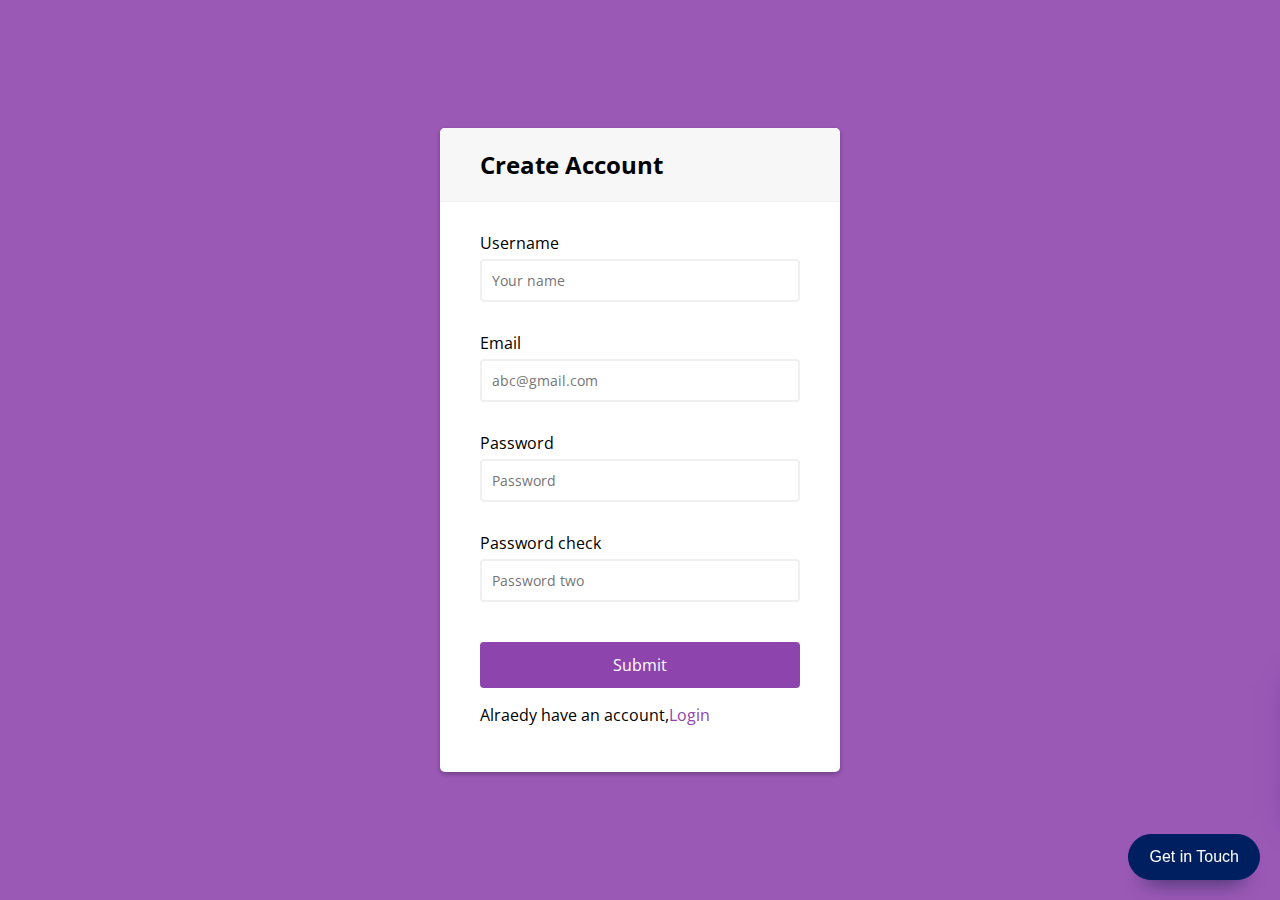
<file: index.html>
<!DOCTYPE html>
<html lang="en">
<head>
    <meta charset="UTF-8">
    <meta http-equiv="X-UA-Compatible" content="IE=edge">
    <meta name="viewport" content="width=device-width, initial-scale=1.0">
    <title>Document</title>
    <link rel="stylesheet" href="style.css">
    <link rel="stylesheet" href="https://cdnjs.cloudflare.com/ajax/libs/font-awesome/6.2.0/css/all.min.css">
</head>
<body>
    
    <div class="container">
        <div class="header">
            <h2>Create Account</h2>
        </div>
        <form id="form" class="form">
            <div class="form-control">
                <label for="username">Username</label>
                <input type="text" placeholder="Your name" id="username" />
                <i class="fas fa-check-circle"></i>
                <i class="fas fa-exclamation-circle"></i>
                <small>Error message</small>
            </div>
            <div class="form-control">
                <label for="username">Email</label>
                <input type="email" placeholder="abc@gmail.com" id="email" />
                <i class="fas fa-check-circle"></i>
                <i class="fas fa-exclamation-circle"></i>
                <small>Error message</small>
            </div>
            <div class="form-control">
                <label for="username">Password</label>
                <input type="password" placeholder="Password" id="password"/>
                <i class="fas fa-check-circle"></i>
                <i class="fas fa-exclamation-circle"></i>
                <small>Error message</small>
            </div>
            <div class="form-control">
                <label for="username">Password check</label>
                <input type="password" placeholder="Password two" id="password2"/>
                <i class="fas fa-check-circle"></i>
                <i class="fas fa-exclamation-circle"></i>
                <small>Error message</small>
            </div>
            <button type="submit">Submit</button>
            <div><p>Alraedy have an account,<a href="login.html">Login</a></p>
            </div>
        </form>
    </div>

    <div class="social-panel-container">
        <div class="social-panel">
            <p>Created with <i class="fa fa-heart"></i> by
                <a target="_blank" >Harshil </a></p>
            <button class="close-btn"><i class="fas fa-times"></i></button>
            <h4>Get in touch on</h4>
            <ul>
                <li>
                    <a href="https://twitter.com/harshil___" target="_blank">
                        <i class="fab fa-twitter"></i>
                    </a>
                </li>
                <li>
                    <a href="https://linkedin.com/in/harshilbmk" target="_blank">
                        <i class="fab fa-linkedin"></i>
                    </a>
                </li>
                <li>
                    <a href="https://instagram.com/harshil_chovatiya_07" target="_blank">
                        <i class="fab fa-instagram"></i>
                    </a>
                </li>
            </ul>
        </div></div>
    <button class="floating-btn">
        Get in Touch
    </button>  
</body>
<script src="new.js"></script>
</html>
</file>
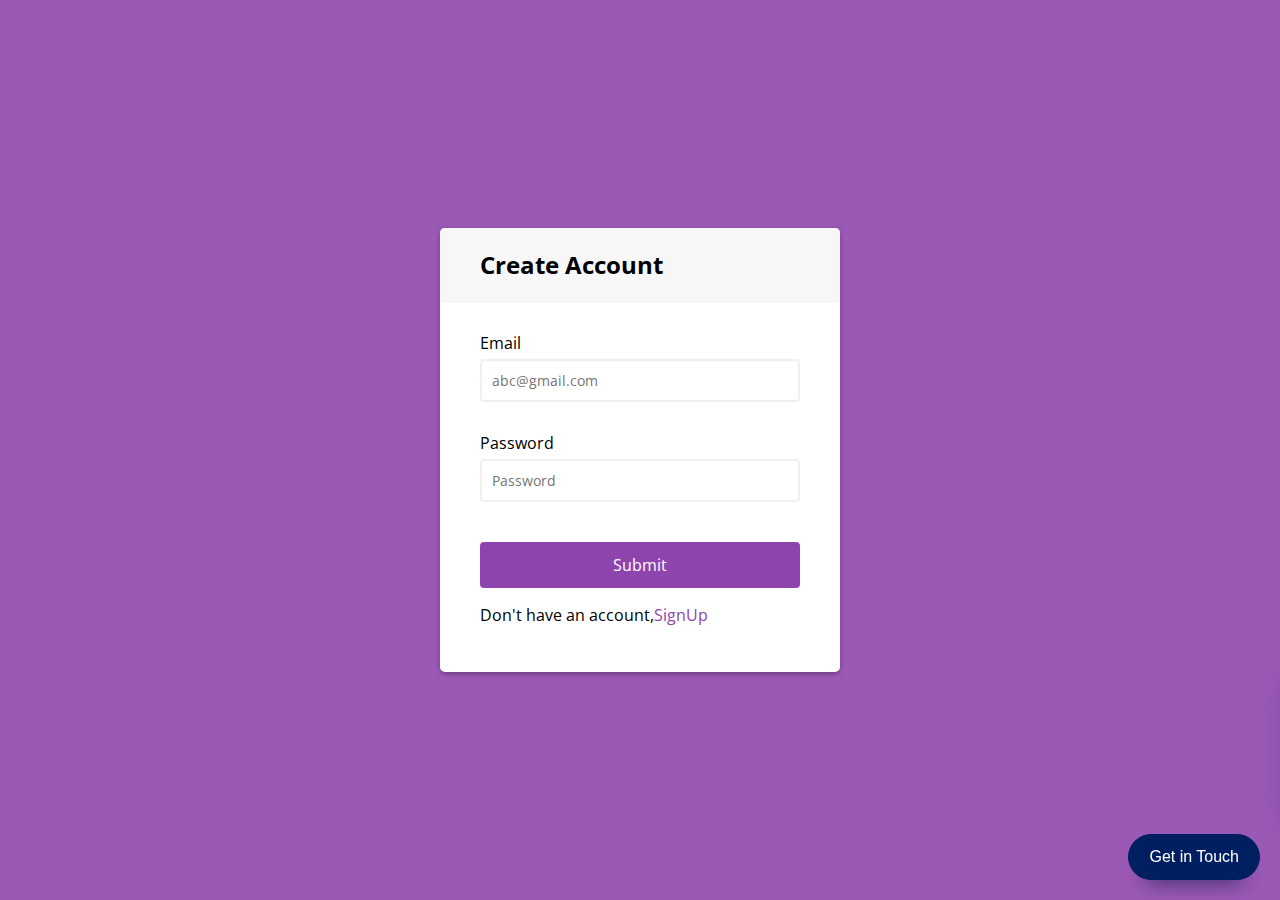
<file: login.html>
<!DOCTYPE html>
<html lang="en">
<head>
    <meta charset="UTF-8">
    <meta http-equiv="X-UA-Compatible" content="IE=edge">
    <meta name="viewport" content="width=device-width, initial-scale=1.0">
    <title>Document</title>

    <link rel="stylesheet" href="style.css">
    <link rel="stylesheet" href="https://cdnjs.cloudflare.com/ajax/libs/font-awesome/6.2.0/css/all.min.css">



</head>
<body>
    
    <div class="container">
        <div class="header">
            <h2>Create Account</h2>
        </div>
        <form id="form" class="form">
            <!-- <div class="form-control">
                <label for="username">Username</label>
                <input type="text" placeholder="Your name" id="username" />
                <i class="fas fa-check-circle"></i>
                <i class="fas fa-exclamation-circle"></i>
                <small>Error message</small>
            </div> -->
            <div class="form-control">
                <label for="username">Email</label>
                <input type="email" placeholder="abc@gmail.com" id="email" />
                <i class="fas fa-check-circle"></i>
                <i class="fas fa-exclamation-circle"></i>
                <small>Error message</small>
            </div>
            <div class="form-control">
                <label for="username">Password</label>
                <input type="password" placeholder="Password" id="password"/>
                <i class="fas fa-check-circle"></i>
                <i class="fas fa-exclamation-circle"></i>
                <small>Error message</small>
            </div>
            <!-- <div class="form-control">
                <label for="username">Password check</label>
                <input type="password" placeholder="Password two" id="password2"/>
                <i class="fas fa-check-circle"></i>
                <i class="fas fa-exclamation-circle"></i>
                <small>Error message</small>
            </div> -->
            <button type="submit">Submit</button>
            <div><p>Don't have an account,<a href="index.html">SignUp</a></p>
            
            </div>
        </form>
    </div>
    
    
    <!-- SOCIAL PANEL HTML -->
    <div class="social-panel-container">
        <div class="social-panel">
            <p>Created with <i class="fa fa-heart"></i> by
                <a target="_blank" href="https://florin-pop.com">Harshil </a></p>
            <button class="close-btn"><i class="fas fa-times"></i></button>
            <h4>Get in touch on</h4>
            <ul>
                <!-- <li>
                    <a href="https://www.patreon.com/florinpop17" target="_blank">
                        <i class="fab fa-discord"></i>
                    </a>
                </li> -->
                <li>
                    <a href="https://twitter.com/harshil___" target="_blank">
                        <i class="fab fa-twitter"></i>
                    </a>
                </li>
                <li>
                    <a href="https://linkedin.com/in/harshilbmk" target="_blank">
                        <i class="fab fa-linkedin"></i>
                    </a>
                </li>
                <!-- <li>
                    <a href="https://facebook.com/florinpop17" target="_blank">
                        <i class="fab fa-facebook"></i>
                    </a>
                </li> -->
                <li>
                    <a href="https://instagram.com/harshil_chovatiya_07" target="_blank">
                        <i class="fab fa-instagram"></i>
                    </a>
                </li>
            </ul>
        </div>
    </div>
    <button class="floating-btn">
        Get in Touch
    </button>
    
    <!-- <div class="floating-text">
        Part of <a href="https://florin-pop.com/blog/2019/09/100-days-100-projects" target="_blank">#100Days100Projects</a>
    </div> -->

     
    
</body>
<script src="new.js"></script>
</html>
</file>
<file: style.css>
@import url('https://fonts.googleapis.com/css?family=Muli&display=swap');
@import url('https://fonts.googleapis.com/css?family=Open+Sans:400,500&display=swap');

* {
	box-sizing: border-box;
}

body {
	background-color: #9b59b6;
	font-family: 'Open Sans', sans-serif;
	display: flex;
	align-items: center;
	justify-content: center;
	min-height: 100vh;
	margin: 0;
}

.container {
	background-color: #fff;
	border-radius: 5px;
	box-shadow: 0 2px 5px rgba(0, 0, 0, 0.3);
	overflow: hidden;
	width: 400px;
	max-width: 100%;
}

.header {
	border-bottom: 1px solid #f0f0f0;
	background-color: #f7f7f7;
	padding: 20px 40px;
}

.header h2 {
	margin: 0;
}

.form {
	padding: 30px 40px;	
}

.form-control {
	margin-bottom: 10px;
	padding-bottom: 20px;
	position: relative;
}

.form-control label {
	display: inline-block;
	margin-bottom: 5px;
}

.form-control input {
	border: 2px solid #f0f0f0;
	border-radius: 4px;
	display: block;
	font-family: inherit;
	font-size: 14px;
	padding: 10px;
	width: 100%;
}

.form-control input:focus {
	outline: 0;
	border-color: #777;
}

.form-control.success input {
	border-color: #2ecc71;
}

.form-control.error input {
	border-color: #e74c3c;
}

.form-control i {
	visibility: hidden;
	position: absolute;
	top: 40px;
	right: 10px;
}

.form-control.success i.fa-check-circle {
	color: #2ecc71;
	visibility: visible;
}

.form-control.error i.fa-exclamation-circle {
	color: #e74c3c;
	visibility: visible;
}

.form-control small {
	color: #e74c3c;
	position: absolute;
	bottom: 0;
	left: 0;
	visibility: hidden;
}

.form-control.error small {
	visibility: visible;
}

.form button {
	background-color: #8e44ad;
	border: 2px solid #8e44ad;
	border-radius: 4px;
	color: #fff;
	display: block;
	font-family: inherit;
	font-size: 16px;
	padding: 10px;
	margin-top: 20px;
	width: 100%;
}









/* SOCIAL PANEL CSS */
.social-panel-container {
	position: fixed;
	right: 0;
	bottom: 80px;
	transform: translateX(100%);
	transition: transform 0.4s ease-in-out;
}

.social-panel-container.visible {
	transform: translateX(-10px);
}

.social-panel {	
	background-color: #fff;
	border-radius: 16px;
	box-shadow: 0 16px 31px -17px rgba(0,31,97,0.6);
	border: 5px solid #001F61;
	display: flex;
	flex-direction: column;
	justify-content: center;
	align-items: center;
	font-family: 'Muli';
	position: relative;
	height: 169px;	
	width: 370px;
	max-width: calc(100% - 10px);
}

.social-panel button.close-btn {
	border: 0;
	color: #97A5CE;
	cursor: pointer;
	font-size: 20px;
	position: absolute;
	top: 5px;
	right: 5px;
}

.social-panel button.close-btn:focus {
	outline: none;
}

.social-panel p {
	background-color: #001F61;
	border-radius: 0 0 10px 10px;
	color: #fff;
	font-size: 14px;
	line-height: 18px;
	padding: 2px 17px 6px;
	position: absolute;
	top: 0;
	left: 50%;
	margin: 0;
	transform: translateX(-50%);
	text-align: center;
	width: 235px;
}

.social-panel p i {
	margin: 0 5px;
}

.social-panel p a {
	color: #FF7500;
	text-decoration: none;
}

.social-panel h4 {
	margin: 20px 0;
	color: #97A5CE;	
	font-family: 'Muli';	
	font-size: 14px;	
	line-height: 18px;
	text-transform: uppercase;
}

.social-panel ul {
	display: flex;
	list-style-type: none;
	padding: 0;
	margin: 0;
}

.social-panel ul li {
	margin: 0 10px;
}

.social-panel ul li a {
	border: 1px solid #DCE1F2;
	border-radius: 50%;
	color: #001F61;
	font-size: 20px;
	display: flex;
	justify-content: center;
	align-items: center;
	height: 50px;
	width: 50px;
	text-decoration: none;
}

.social-panel ul li a:hover {
	border-color: #FF6A00;
	box-shadow: 0 9px 12px -9px #FF6A00;
}

.floating-btn {
	border-radius: 26.5px;
	background-color: #001F61;
	border: 1px solid #001F61;
	box-shadow: 0 16px 22px -17px #03153B;
	color: #fff;
	cursor: pointer;
	font-size: 16px;
	line-height: 20px;
	padding: 12px 20px;
	position: fixed;
	bottom: 20px;
	right: 20px;
	z-index: 999;
}

.floating-btn:hover {
	background-color: #ffffff;
	color: #001F61;
}

.floating-btn:focus {
	outline: none;
}

.floating-text {
	background-color: #001F61;
	border-radius: 10px 10px 0 0;
	color: #fff;
	font-family: 'Muli';
	padding: 7px 15px;
	position: fixed;
	bottom: 0;
	left: 50%;
	transform: translateX(-50%);
	text-align: center;
	z-index: 998;
}

.floating-text a {
	color: #FF7500;
	text-decoration: none;
}

@media screen and (max-width: 480px) {

	.social-panel-container.visible {
		transform: translateX(0px);
	}
	
	.floating-btn {
		right: 10px;
	}
}

a{
    text-decoration: none;
    color: #8e44ad;
}
</file>
